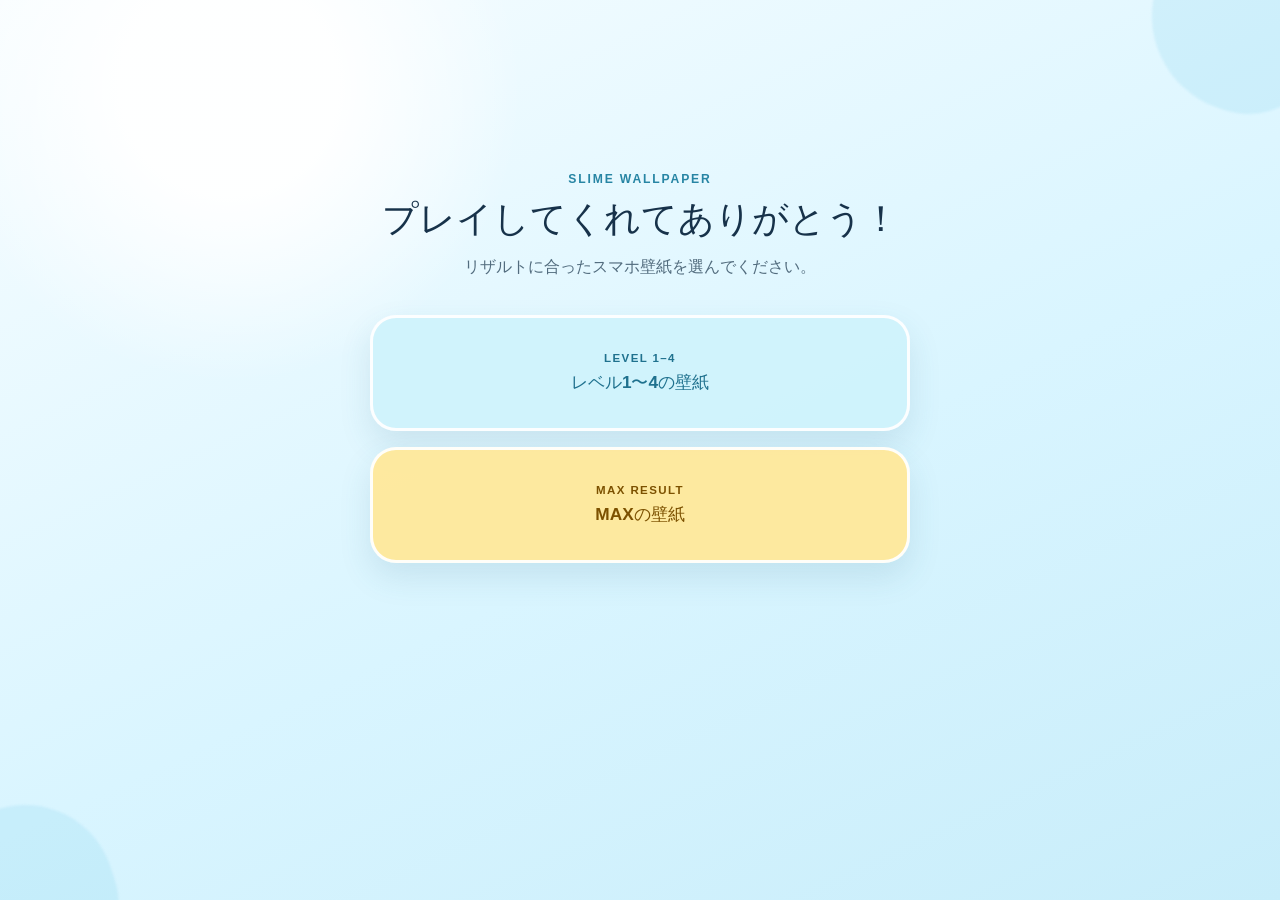
<file: index.html>
<!doctype html>
<html lang="ja">
<head>
  <meta charset="utf-8">
  <meta name="viewport" content="width=device-width, initial-scale=1, viewport-fit=cover">
  <meta name="theme-color" content="#dff7ff">
  <title>スライムぶんぶん研究所｜スマホ壁紙</title>
  <meta name="description" content="スライムぶんぶん研究所をプレイしてくれた方へ、スマホ壁紙をプレゼントします。">
  <link rel="stylesheet" href="assets/styles.css">
</head>
<body class="hub-page">
  <main class="hub" aria-labelledby="page-title">
    <p class="eyebrow">SLIME WALLPAPER</p>
    <h1 id="page-title">プレイしてくれてありがとう！</h1>
    <p class="lead">リザルトに合ったスマホ壁紙を選んでください。</p>

    <nav class="result-links" aria-label="壁紙ページ">
      <a class="result-link standard-link" href="level1-4/">
        <span class="result-label">LEVEL 1–4</span>
        <strong>レベル1〜4の壁紙</strong>
      </a>
      <a class="result-link max-link" href="max/">
        <span class="result-label">MAX RESULT</span>
        <strong>MAXの壁紙</strong>
      </a>
    </nav>
  </main>
</body>
</html>
</file>
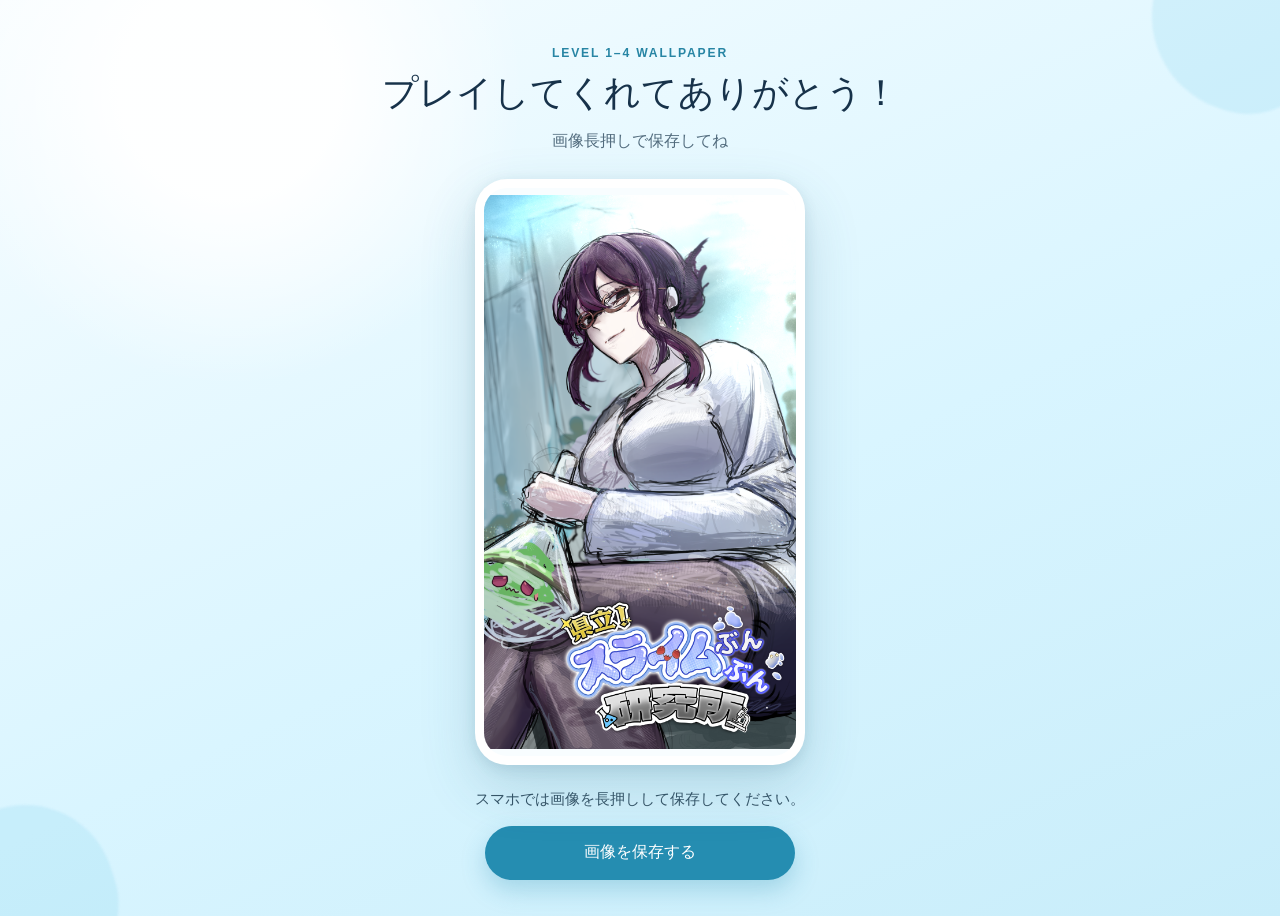
<file: level1-4/index.html>
<!doctype html>
<html lang="ja">
<head>
  <meta charset="utf-8">
  <meta name="viewport" content="width=device-width, initial-scale=1, viewport-fit=cover">
  <meta name="theme-color" content="#dff7ff">
  <title>レベル1〜4記念スマホ壁紙｜スライムぶんぶん研究所</title>
  <meta name="description" content="プレイしてくれた方へ、レベル1〜4記念のスマホ壁紙をプレゼントします。">
  <link rel="stylesheet" href="../assets/styles.css">
</head>
<body class="wallpaper-page standard-page">
  <main class="wallpaper-card" aria-labelledby="page-title">
    <p class="eyebrow">LEVEL 1–4 WALLPAPER</p>
    <h1 id="page-title">プレイしてくれてありがとう！</h1>
    <p class="lead">画像長押しで保存してね</p>

    <figure class="wallpaper-frame">
      <img
        class="wallpaper-image"
        src="../assets/wallpapers/level1-4.png"
        alt="レベル1〜4記念スマホ壁紙">
    </figure>

    <p class="save-guide">
      スマホでは画像を長押しして保存してください。
    </p>
    <a
      class="download-button"
      href="../assets/wallpapers/level1-4.png"
      download="slime-wallpaper-level1-4.png">
      画像を保存する
    </a>
  </main>
</body>
</html>
</file>
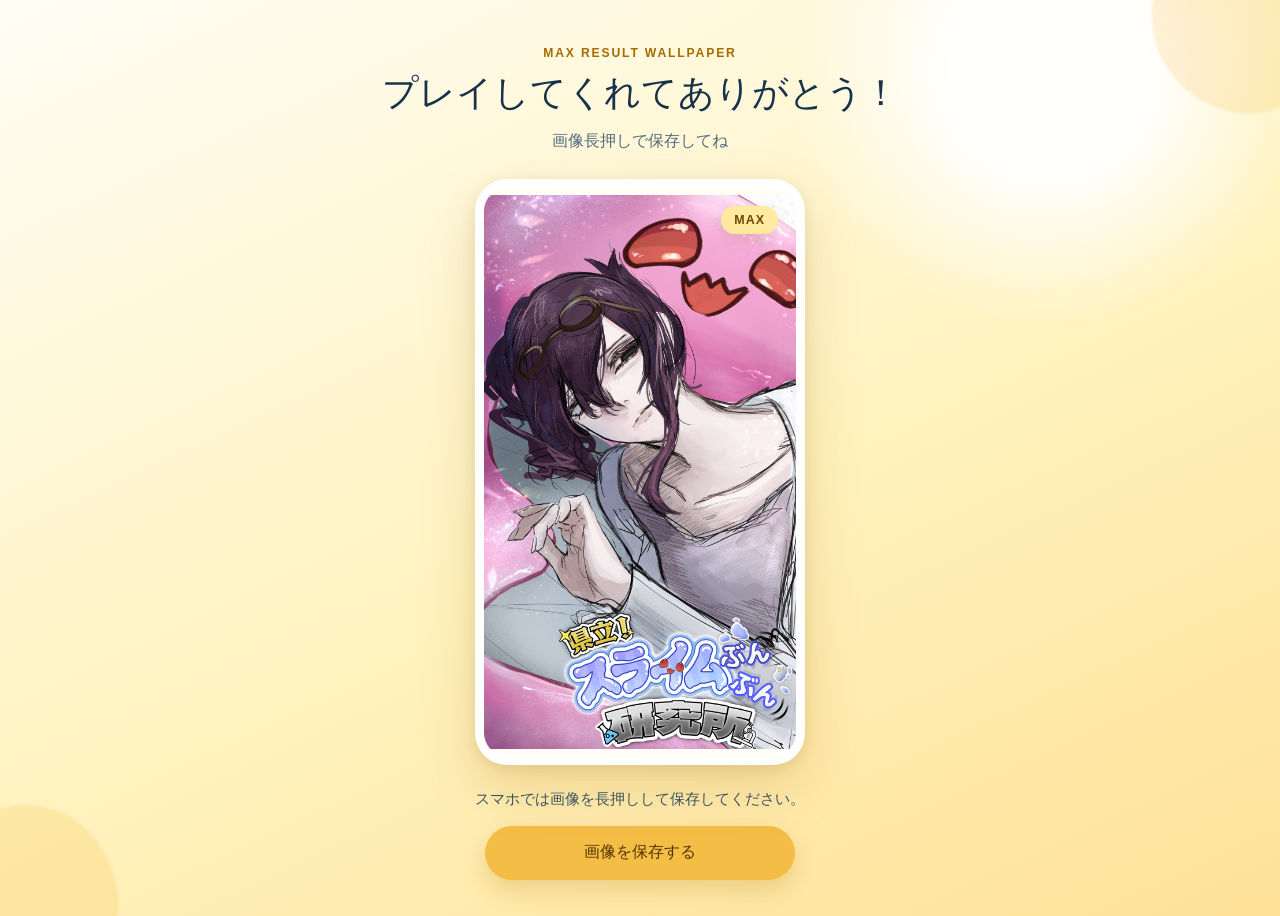
<file: max/index.html>
<!doctype html>
<html lang="ja">
<head>
  <meta charset="utf-8">
  <meta name="viewport" content="width=device-width, initial-scale=1, viewport-fit=cover">
  <meta name="theme-color" content="#fff4c7">
  <title>MAX到達記念スマホ壁紙｜スライムぶんぶん研究所</title>
  <meta name="description" content="プレイしてくれた方へ、MAX到達記念のスマホ壁紙をプレゼントします。">
  <link rel="stylesheet" href="../assets/styles.css">
</head>
<body class="wallpaper-page max-page">
  <main class="wallpaper-card" aria-labelledby="page-title">
    <p class="eyebrow">MAX RESULT WALLPAPER</p>
    <h1 id="page-title">プレイしてくれてありがとう！</h1>
    <p class="lead">画像長押しで保存してね</p>

    <figure class="wallpaper-frame">
      <span class="max-badge" aria-hidden="true">MAX</span>
      <img
        class="wallpaper-image"
        src="../assets/wallpapers/max.png"
        alt="MAX到達記念スマホ壁紙">
    </figure>

    <p class="save-guide">
      スマホでは画像を長押しして保存してください。
    </p>
    <a
      class="download-button"
      href="../assets/wallpapers/max.png"
      download="slime-wallpaper-max.png">
      画像を保存する
    </a>
  </main>
</body>
</html>
</file>
<file: assets/styles.css>
:root {
  color-scheme: light;
  font-family: -apple-system, BlinkMacSystemFont, "Hiragino Sans", "Yu Gothic", sans-serif;
  color: #17324a;
  background: #e8f9ff;
  font-synthesis: none;
}

* {
  box-sizing: border-box;
}

html {
  min-height: 100%;
  background: #e8f9ff;
}

body {
  min-width: 320px;
  min-height: 100svh;
  margin: 0;
  padding: max(28px, env(safe-area-inset-top)) 18px max(36px, env(safe-area-inset-bottom));
  background:
    radial-gradient(circle at 18% 10%, rgba(255, 255, 255, 0.95) 0 8%, transparent 22%),
    linear-gradient(155deg, #f8fdff 0%, #d9f5ff 56%, #c8edfa 100%);
}

body::before,
body::after {
  position: fixed;
  z-index: 0;
  width: 180px;
  height: 180px;
  border-radius: 48% 52% 44% 56%;
  background: rgba(117, 204, 230, 0.18);
  content: "";
  pointer-events: none;
  filter: blur(1px);
}

body::before {
  top: -70px;
  right: -50px;
  transform: rotate(20deg);
}

body::after {
  bottom: -85px;
  left: -65px;
  transform: rotate(-18deg);
}

.max-page {
  background:
    radial-gradient(circle at 82% 8%, rgba(255, 255, 255, 0.98) 0 7%, transparent 19%),
    linear-gradient(155deg, #fffdf5 0%, #fff3bf 54%, #ffe197 100%);
}

.max-page::before,
.max-page::after {
  background: rgba(241, 179, 46, 0.17);
}

.wallpaper-card,
.hub {
  position: relative;
  z-index: 1;
  width: min(100%, 540px);
  margin: 0 auto;
  text-align: center;
}

.eyebrow {
  margin: 0 0 10px;
  color: #2785a4;
  font-size: 0.76rem;
  font-weight: 800;
  letter-spacing: 0.15em;
}

.max-page .eyebrow {
  color: #a66a00;
}

h1 {
  margin: 0;
  color: #17324a;
  font-size: clamp(1rem, 5.4vw, 2.25rem);
  line-height: 1.28;
  letter-spacing: 0;
  white-space: nowrap;
}

.lead {
  margin: 12px 0 24px;
  color: #526c7e;
  font-size: 0.98rem;
  line-height: 1.7;
}

.wallpaper-frame {
  position: relative;
  width: min(78vw, 360px);
  aspect-ratio: 9 / 16;
  margin: 0 auto;
  overflow: hidden;
  border: 9px solid rgba(255, 255, 255, 0.96);
  border-radius: 32px;
  background: #ffffff;
  box-shadow: 0 22px 55px rgba(44, 107, 130, 0.2), 0 4px 14px rgba(34, 85, 102, 0.12);
}

.max-page .wallpaper-frame {
  box-shadow: 0 22px 55px rgba(166, 106, 0, 0.2), 0 4px 14px rgba(120, 83, 13, 0.12);
}

.wallpaper-image {
  display: block;
  width: 100%;
  height: 100%;
  object-fit: contain;
  background: #f8fdff;
  -webkit-touch-callout: default;
  user-select: auto;
}

.max-page .wallpaper-image {
  background: #fffdf5;
}

.max-badge {
  position: absolute;
  z-index: 1;
  top: 18px;
  right: 18px;
  padding: 7px 13px;
  border-radius: 999px;
  color: #6f4700;
  background: rgba(255, 235, 157, 0.94);
  box-shadow: 0 6px 18px rgba(111, 71, 0, 0.16);
  font-size: 0.78rem;
  font-weight: 900;
  letter-spacing: 0.08em;
}

.save-guide {
  margin: 22px 0 14px;
  color: #365467;
  font-size: 0.92rem;
  font-weight: 700;
  line-height: 1.65;
}

.download-button {
  display: inline-flex;
  min-width: min(100%, 310px);
  min-height: 54px;
  align-items: center;
  justify-content: center;
  padding: 14px 26px;
  border-radius: 999px;
  color: #ffffff;
  background: #258db1;
  box-shadow: 0 10px 24px rgba(37, 141, 177, 0.28);
  font-size: 1rem;
  font-weight: 800;
  text-decoration: none;
  transition: transform 160ms ease, box-shadow 160ms ease;
}

.max-page .download-button {
  color: #523500;
  background: #f4bd45;
  box-shadow: 0 10px 24px rgba(180, 115, 0, 0.24);
}

.download-button:active {
  transform: translateY(2px);
  box-shadow: 0 5px 12px rgba(37, 141, 177, 0.22);
}

.hub {
  padding-top: clamp(48px, 14vh, 130px);
}

.result-links {
  display: grid;
  gap: 16px;
  margin-top: 34px;
}

.result-link {
  display: grid;
  gap: 6px;
  min-height: 116px;
  place-content: center;
  border: 3px solid rgba(255, 255, 255, 0.94);
  border-radius: 26px;
  box-shadow: 0 14px 32px rgba(44, 107, 130, 0.13);
  text-decoration: none;
}

.standard-link {
  color: #1f718e;
  background: rgba(207, 242, 252, 0.92);
}

.max-link {
  color: #7c5100;
  background: rgba(255, 232, 153, 0.94);
}

.result-label {
  font-size: 0.72rem;
  font-weight: 900;
  letter-spacing: 0.12em;
}

.result-link strong {
  font-size: 1.08rem;
}

@media (min-width: 720px) {
  body {
    padding-top: 46px;
  }

  .wallpaper-frame {
    width: 330px;
  }
}

@media (prefers-reduced-motion: reduce) {
  .download-button {
    transition: none;
  }
}
</file>
